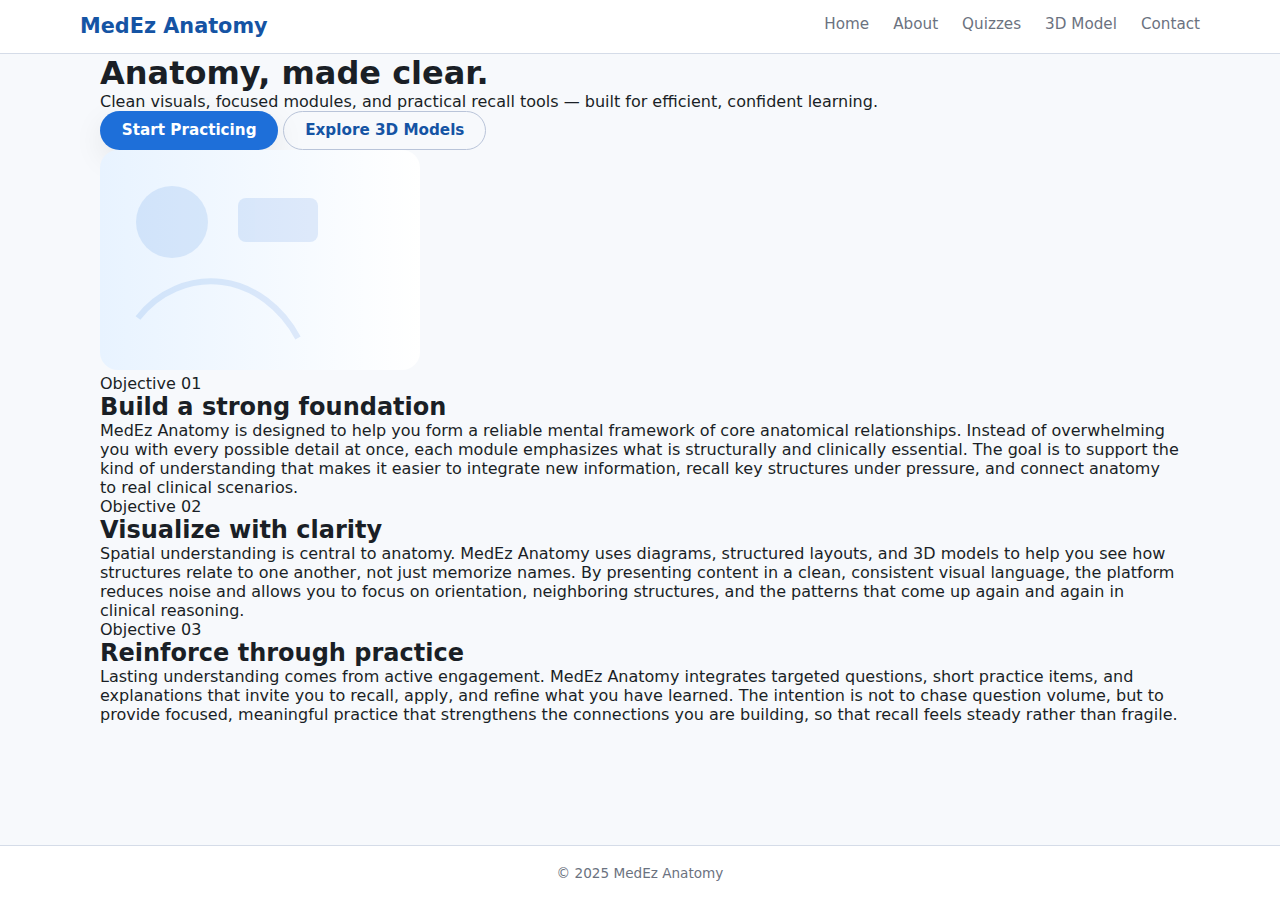
<file: index.html>
<!doctype html>
<html lang="en">
<head>
  <meta charset="utf-8" />
  <meta name="viewport" content="width=device-width,initial-scale=1" />
  <title>MedEz Anatomy — Home</title>
  <link rel="stylesheet" href="styles.css" />
  <script defer src="script.js"></script>
</head>

<body>
<header class="site-header">
  <div class="container header-inner">
    <a class="logo" href="index.html">
      <span class="logo-box">MedEz</span> Anatomy
    </a>

    <nav class="navbar">
      <a class="nav-link" href="index.html">Home</a>
      <a class="nav-link" href="about.html">About</a>
      <a class="nav-link" href="quizzes.html">Quizzes</a>
      <a class="nav-link" href="model3d.html">3D Model</a>
      <a class="nav-link" href="contact.html">Contact</a>
    </nav>
  </div>
</header>

<main>

  <!-- HERO -->
  <section class="hero-section">
    <div class="container hero-grid">
      <div class="hero-content">
        <h1 class="hero-title">Anatomy, made clear.</h1>
        <p class="hero-subtitle">
          Clean visuals, focused modules, and practical recall tools — built for efficient, confident learning.
        </p>

        <div class="hero-buttons">
          <a href="quizzes.html" class="btn btn-primary" data-ripple>Start Practicing</a>
          <a href="model3d.html" class="btn btn-outline" data-ripple>Explore 3D Models</a>
        </div>
      </div>

      <div class="hero-visual">
        <div class="visual-card">
          <svg viewBox="0 0 320 220" width="320" height="220">
            <defs>
              <linearGradient id="gA" x1="0" x2="1">
                <stop offset="0" stop-color="#e8f3ff"/>
                <stop offset="1" stop-color="#ffffff"/>
              </linearGradient>
            </defs>
            <rect width="320" height="220" rx="18" fill="url(#gA)"/>
            <g transform="translate(28,28)" fill="#1e6fd9" opacity="0.12">
              <circle cx="44" cy="44" r="36"/>
              <rect x="110" y="20" width="80" height="44" rx="8"/>
              <path d="M10 140c20-26 52-40 84-36 32 4 60 26 76 56"
                stroke="#1e6fd9" stroke-width="6" fill="none"/>
            </g>
          </svg>
        </div>
      </div>
    </div>
  </section>

  <!-- OBJECTIVE 01 -->
  <section class="objective-section">
    <div class="container">
      <div class="card objective-inner">
        <div class="objective-layout">
          <div class="objective-text">
            <p class="objective-label">Objective 01</p>
            <h2 class="objective-heading">Build a strong foundation</h2>
          </div>
          <div class="objective-description">
            <p class="muted">
              MedEz Anatomy is designed to help you form a reliable mental framework of core anatomical relationships.
              Instead of overwhelming you with every possible detail at once, each module emphasizes what is structurally
              and clinically essential. The goal is to support the kind of understanding that makes it easier to integrate
              new information, recall key structures under pressure, and connect anatomy to real clinical scenarios.
            </p>
          </div>
        </div>
      </div>
    </div>
  </section>

  <!-- OBJECTIVE 02 (tinted background, flipped layout) -->
  <section class="objective-section objective-section-alt">
    <div class="container">
      <div class="card objective-inner">
        <div class="objective-layout objective-layout-reverse">
          <div class="objective-text">
            <p class="objective-label">Objective 02</p>
            <h2 class="objective-heading">Visualize with clarity</h2>
          </div>
          <div class="objective-description">
            <p class="muted">
              Spatial understanding is central to anatomy. MedEz Anatomy uses diagrams, structured layouts, and 3D models
              to help you see how structures relate to one another, not just memorize names. By presenting content in a
              clean, consistent visual language, the platform reduces noise and allows you to focus on orientation,
              neighboring structures, and the patterns that come up again and again in clinical reasoning.
            </p>
          </div>
        </div>
      </div>
    </div>
  </section>

  <!-- OBJECTIVE 03 -->
  <section class="objective-section">
    <div class="container">
      <div class="card objective-inner">
        <div class="objective-layout">
          <div class="objective-text">
            <p class="objective-label">Objective 03</p>
            <h2 class="objective-heading">Reinforce through practice</h2>
          </div>
          <div class="objective-description">
            <p class="muted">
              Lasting understanding comes from active engagement. MedEz Anatomy integrates targeted questions, short
              practice items, and explanations that invite you to recall, apply, and refine what you have learned. The
              intention is not to chase question volume, but to provide focused, meaningful practice that strengthens the
              connections you are building, so that recall feels steady rather than fragile.
            </p>
          </div>
        </div>
      </div>
    </div>
  </section>

</main>

<footer class="site-footer">
  <div class="container">
    © 2025 MedEz Anatomy
  </div>
</footer>

</body>
</html>
</file>
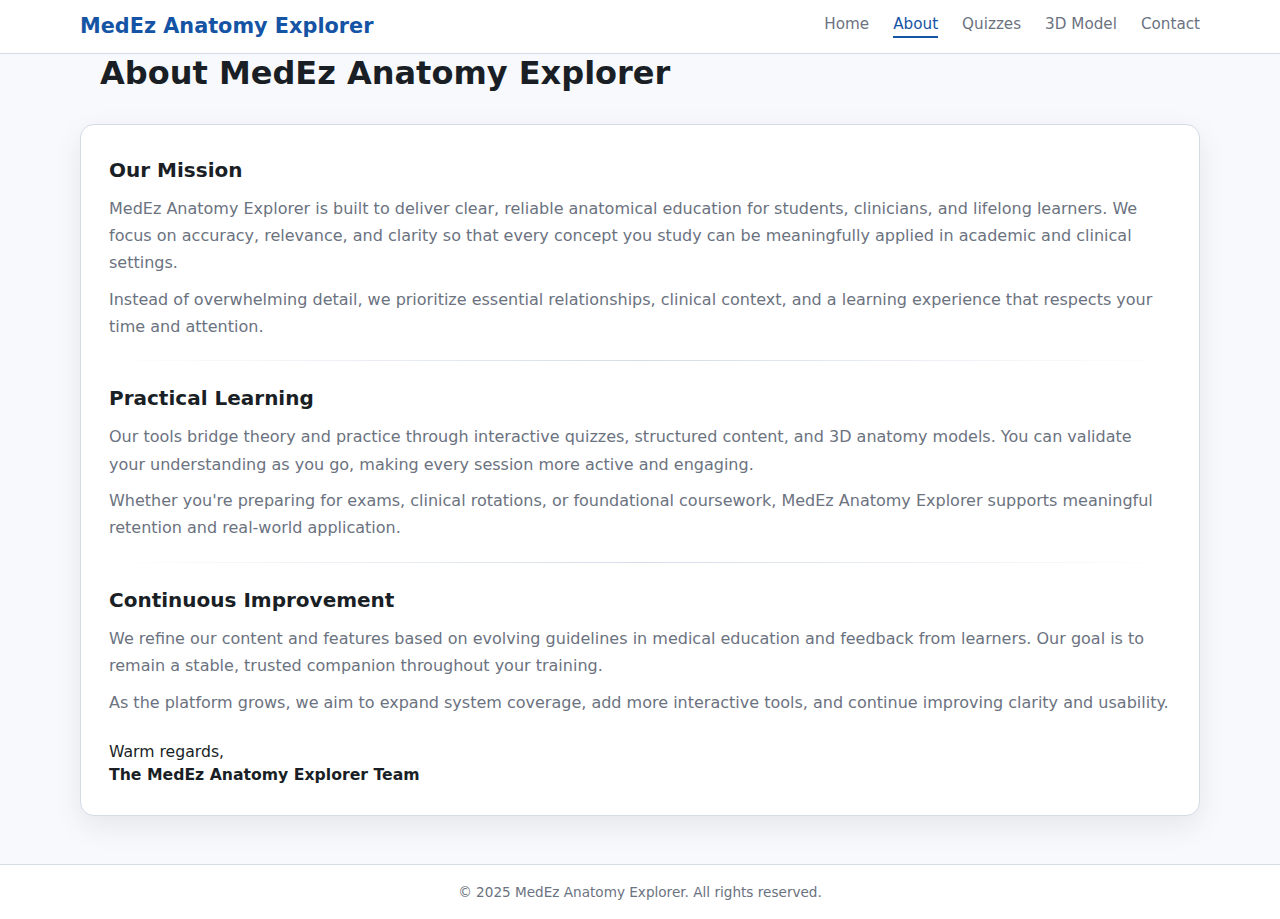
<file: about.html>
<!DOCTYPE html>
<html lang="en">
<head>
  <meta charset="UTF-8" />
  <meta name="viewport" content="width=device-width, initial-scale=1" />
  <title>About | MedEz Anatomy Explorer</title>
  <link rel="stylesheet" href="styles.css" />
  <script defer src="script.js"></script>
</head>
<body>
  <header class="site-header">
    <div class="container header-inner">
      <a href="index.html" class="logo">MedEz Anatomy Explorer</a>
      <nav class="navbar">
        <a href="index.html">Home</a>
        <a href="about.html" class="active">About</a>
        <a href="quizzes.html" class="js-trigger-quizzes">Quizzes</a>
        <a href="model3d.html">3D Model</a>
        <a href="contact.html">Contact</a>
      </nav>
    </div>
  </header>

  <main>
    <section class="page-hero">
      <div class="container">
        <h1>About MedEz Anatomy Explorer</h1>
      </div>
    </section>

    <section class="container about-layout">
      <article class="about-content">
        <section class="about-section">
          <h2>Our Mission</h2>
          <p>
            MedEz Anatomy Explorer is built to deliver clear, reliable anatomical education for students,
            clinicians, and lifelong learners. We focus on accuracy, relevance, and clarity so that every concept
            you study can be meaningfully applied in academic and clinical settings.
          </p>
          <p>
            Instead of overwhelming detail, we prioritize essential relationships, clinical context, and a learning
            experience that respects your time and attention.
          </p>
        </section>

        <div class="divider"></div>

        <section class="about-section">
          <h2>Practical Learning</h2>
          <p>
            Our tools bridge theory and practice through interactive quizzes, structured content, and 3D anatomy
            models. You can validate your understanding as you go, making every session more active and engaging.
          </p>
          <p>
            Whether you're preparing for exams, clinical rotations, or foundational coursework, MedEz Anatomy Explorer
            supports meaningful retention and real‑world application.
          </p>
        </section>

        <div class="divider"></div>

        <section class="about-section">
          <h2>Continuous Improvement</h2>
          <p>
            We refine our content and features based on evolving guidelines in medical education and feedback from
            learners. Our goal is to remain a stable, trusted companion throughout your training.
          </p>
          <p>
            As the platform grows, we aim to expand system coverage, add more interactive tools, and continue improving
            clarity and usability.
          </p>
        </section>

        <p class="signature">
          Warm regards,<br />
          <strong>The MedEz Anatomy Explorer Team</strong>
        </p>
      </article>
    </section>
  </main>

  <footer class="site-footer">
    <div class="container">
      <p>&copy; 2025 MedEz Anatomy Explorer. All rights reserved.</p>
    </div>
  </footer>
</body>
</html>
</file>
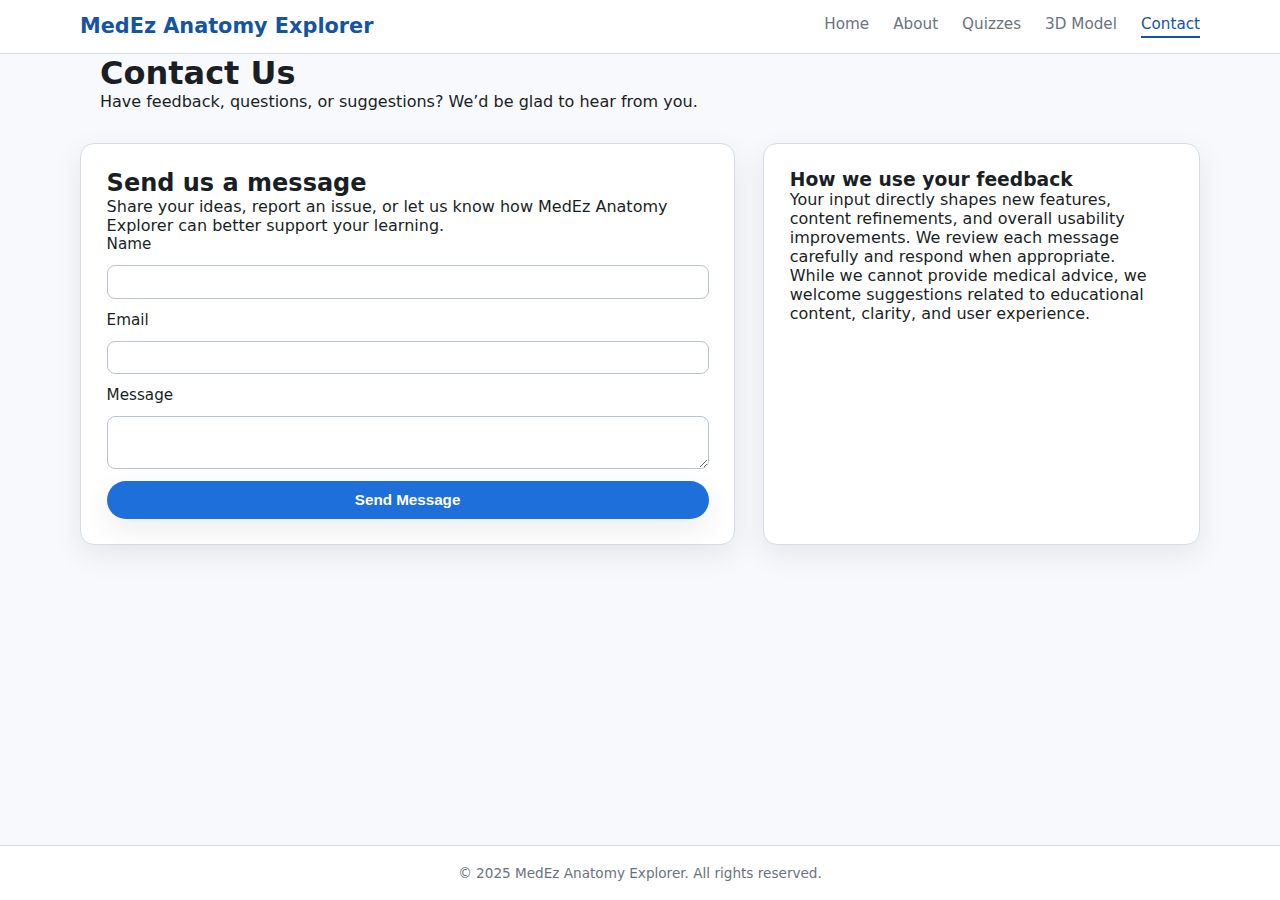
<file: contact.html>
<!DOCTYPE html>
<html lang="en">
<head>
  <meta charset="UTF-8" />
  <meta name="viewport" content="width=device-width, initial-scale=1" />
  <title>Contact | MedEz Anatomy Explorer</title>
  <link rel="stylesheet" href="styles.css" />
  <script defer src="script.js"></script>
</head>
<body>
  <header class="site-header">
    <div class="container header-inner">
      <a href="index.html" class="logo">MedEz Anatomy Explorer</a>
      <nav class="navbar">
        <a href="index.html">Home</a>
        <a href="about.html">About</a>
        <a href="quizzes.html" class="js-trigger-quizzes">Quizzes</a>
        <a href="model3d.html">3D Model</a>
        <a href="contact.html" class="active">Contact</a>
      </nav>
    </div>
  </header>

  <main>
    <section class="page-hero">
      <div class="container">
        <h1>Contact Us</h1>
        <p>
          Have feedback, questions, or suggestions? We’d be glad to hear from you.
        </p>
      </div>
    </section>

    <section class="container contact-layout">
      <div class="contact-panel">
        <h2>Send us a message</h2>
        <p>
          Share your ideas, report an issue, or let us know how MedEz Anatomy Explorer can better support your learning.
        </p>

        <form id="contact-form" novalidate>
          <label for="name">Name</label>
          <input id="name" name="name" type="text" required />

          <label for="email">Email</label>
          <input id="email" name="email" type="email" required />

          <label for="message">Message</label>
          <textarea id="message" name="message" required></textarea>

          <button type="submit" class="btn btn-primary">Send Message</button>
        </form>

        <div id="contact-response" class="contact-response" aria-live="polite"></div>
      </div>

      <aside class="contact-aside">
        <h3>How we use your feedback</h3>
        <p>
          Your input directly shapes new features, content refinements, and overall usability improvements. We review
          each message carefully and respond when appropriate.
        </p>
        <p>
          While we cannot provide medical advice, we welcome suggestions related to educational content, clarity, and
          user experience.
        </p>
      </aside>
    </section>
  </main>

  <footer class="site-footer">
    <div class="container">
      <p>&copy; 2025 MedEz Anatomy Explorer. All rights reserved.</p>
    </div>
  </footer>
</body>
</html>
</file>
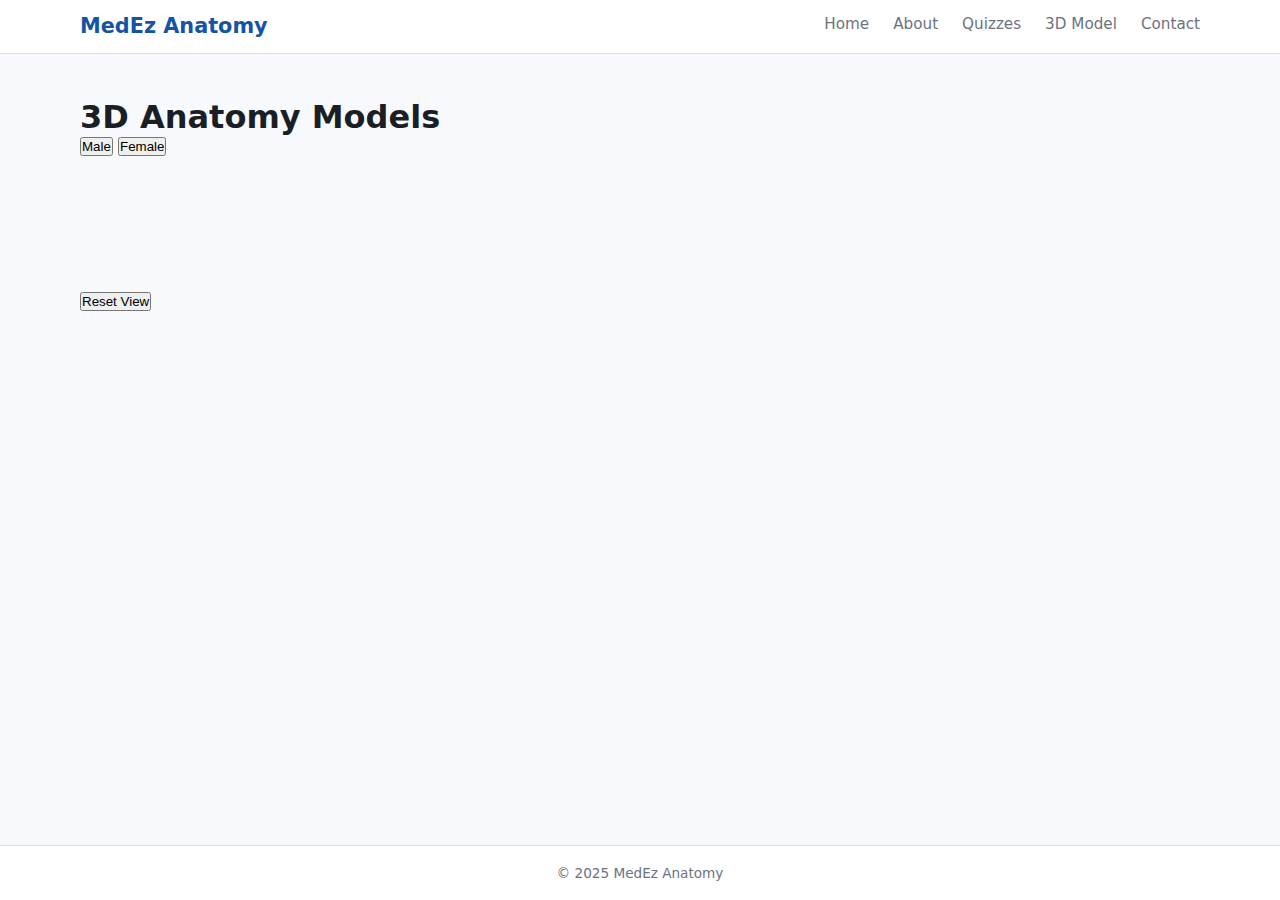
<file: model3d.html>
<!doctype html>
<html lang="en">
<head>
  <meta charset="utf-8" />
  <meta name="viewport" content="width=device-width,initial-scale=1" />
  <title>3D Model — MedEz Anatomy</title>
  <link rel="stylesheet" href="styles.css" />
  <script defer src="script.js"></script>
</head>

<body>
<header class="site-header">
  <div class="container header-inner">
    <a class="logo" href="index.html">
      <span class="logo-box">MedEz</span> Anatomy
    </a>

    <nav class="navbar">
      <a class="nav-link" href="index.html">Home</a>
      <a class="nav-link" href="about.html">About</a>
      <a class="nav-link" href="quizzes.html">Quizzes</a>
      <a class="nav-link" href="model3d.html">3D Model</a>
      <a class="nav-link" href="contact.html">Contact</a>
    </nav>
  </div>
</header>

<main>

  <section class="container" style="padding:2.75rem 0;">
    <h1 class="section-title">3D Anatomy Models</h1>

    <!-- SEGMENTED TOGGLE -->
    <div class="model-toggle card">
      <div class="toggle-group">
        <button class="toggle-btn active" data-model="male">Male</button>
        <button class="toggle-btn" data-model="female">Female</button>
      </div>
    </div>

    <!-- EMBED WINDOW -->
      <div class="model-embed card">
        <button id="resetViewBtn" class="reset-btn">Reset View</button>
      
        <iframe 
          id="modelFrame"
          src="https://sketchfab.com/models/7w7pAfr2F/embed"
          frameborder="0"
          allowfullscreen
          loading="lazy">
        </iframe>
      </div>

  </section>

</main>

<footer class="site-footer">
  <div class="container">
    © 2025 MedEz Anatomy
  </div>
</footer>

</body>
</html>
</file>
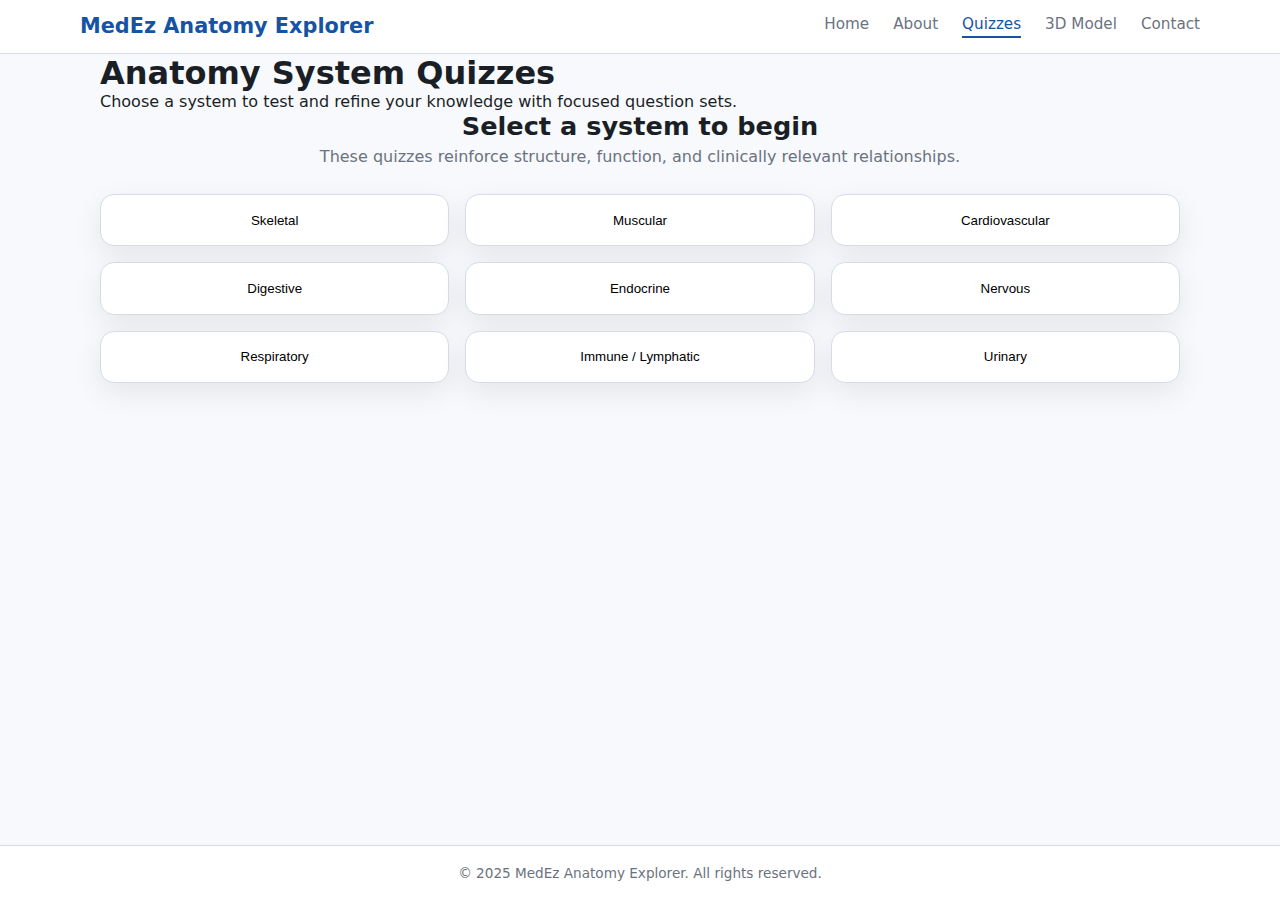
<file: quizzes.html>
<!doctype html>
<html lang="en">
<head>
  <meta charset="utf-8" />
  <meta name="viewport" content="width=device-width,initial-scale=1" />
  <title>Quizzes | MedEz Anatomy Explorer</title>
  <link rel="stylesheet" href="styles.css" />
  <script defer src="script.js"></script>
</head>
<body>
  <header class="site-header">
    <div class="container header-inner">
      <a href="index.html" class="logo">MedEz Anatomy Explorer</a>
      <nav class="navbar">
        <a href="index.html">Home</a>
        <a href="about.html">About</a>
        <a href="quizzes.html" class="active js-trigger-quizzes">Quizzes</a>
        <a href="model3d.html">3D Model</a>
        <a href="contact.html">Contact</a>
      </nav>
    </div>
  </header>

  <main>
    <section class="page-hero">
      <div class="container">
        <h1 class="h1">Anatomy System Quizzes</h1>
        <p class="lead">Choose a system to test and refine your knowledge with focused question sets.</p>
      </div>
    </section>

    <section class="container quizzes-layout">
      <header class="section-header">
        <h2 class="h2">Select a system to begin</h2>
        <p class="lead">These quizzes reinforce structure, function, and clinically relevant relationships.</p>
      </header>

      <div class="systems-grid grid">
        <button class="card system-card" data-system="skeletal">Skeletal</button>
        <button class="card system-card" data-system="muscular">Muscular</button>
        <button class="card system-card" data-system="cardiovascular">Cardiovascular</button>
        <button class="card system-card" data-system="digestive">Digestive</button>
        <button class="card system-card" data-system="endocrine">Endocrine</button>
        <button class="card system-card" data-system="nervous">Nervous</button>
        <button class="card system-card" data-system="respiratory">Respiratory</button>
        <button class="card system-card" data-system="immune">Immune / Lymphatic</button>
        <button class="card system-card" data-system="urinary">Urinary</button>
      </div>
    </section>
  </main>

  <footer class="site-footer">
    <div class="container">
      <p>&copy; 2025 MedEz Anatomy Explorer. All rights reserved.</p>
    </div>
  </footer>

  <!-- Coming Soon Modal (shared) -->
  <div id="coming-soon-modal" class="cs-modal" role="dialog" aria-modal="true" aria-labelledby="cs-title" aria-hidden="true">
    <div class="cs-backdrop"></div>
    <div class="cs-panel" role="document" aria-labelledby="cs-title">
      <header class="cs-header">
        <h2 id="cs-title">Coming Soon</h2>
      </header>
      <div class="cs-body">
        <p>We're building this feature. It will be available soon.</p>
        <p style="margin-top:.6rem; color:var(--muted); font-size:.95rem;">
          For now, please explore other sections of the site.
        </p>
      </div>

      <footer class="cs-footer">
        <button id="cs-ok" class="btn btn-outline" type="button">OK</button>
        <button id="cs-home" class="btn btn-primary" type="button">Go Home</button>
      </footer>
    </div>
  </div>
</body>
</html>
</file>
<file: styles.css>
/* ====================================
   Base & Light Theme Variables
==================================== */
*,
*::before,
*::after {
  box-sizing: border-box;
  margin: 0;
  padding: 0;
}

:root {
  --bg: #f7f9fc;
  --surface: #ffffff;
  --border: #d5dce8;
  --border-strong: #b9c4d9;

  --text-main: #1a1f26;
  --text-muted: #6b7280;

  --primary: #1e6fd9;
  --primary-strong: #1554a4;
  --primary-soft: #e7f1ff;

  --success: #15803d;
  --error: #c53030;

  --radius-card: 14px;
  --radius-pill: 999px;

  --shadow-soft: 0 10px 30px rgba(0, 0, 0, 0.08);
}

html, body {
  height: 100%;
}

body {
  font-family: system-ui, -apple-system, BlinkMacSystemFont, "Segoe UI", Roboto, "Helvetica Neue", Arial, sans-serif;
  background-color: var(--bg);
  color: var(--text-main);
  min-height: 100vh;
  display: flex;
  flex-direction: column;
  -webkit-font-smoothing: antialiased;
  -moz-osx-font-smoothing: grayscale;
}

main {
  flex: 1;
}

.container {
  max-width: 1120px;
  margin: 0 auto;
  padding: 0 1.25rem;
}

/* ====================================
   Header & Navigation
==================================== */
.site-header {
  background-color: var(--surface);
  border-bottom: 1px solid var(--border);
  position: sticky;
  top: 0;
  z-index: 20;
}

.header-inner {
  display: flex;
  align-items: center;
  justify-content: space-between;
  padding: 0.9rem 0;
}

.logo {
  font-weight: 700;
  font-size: 1.3rem;
  color: var(--primary-strong);
  text-decoration: none;
}

.navbar {
  display: flex;
  align-items: center;
  gap: 1.5rem;
}

.navbar a {
  font-size: 0.95rem;
  font-weight: 500;
  text-decoration: none;
  color: var(--text-muted);
  padding-bottom: 0.2rem;
  border-bottom: 2px solid transparent;
  transition: color 0.2s ease, border-color 0.2s ease;
}

.navbar a:hover,
.navbar a.active {
  color: var(--primary-strong);
  border-bottom-color: var(--primary-strong);
}

/* ====================================
   Hero Section
==================================== */
.hero {
  background: radial-gradient(circle at top left, #e4f0ff 0, #f7f9fc 60%, #f7f9fc 100%);
  padding: 3.5rem 0 3rem;
}

.hero-inner {
  display: grid;
  grid-template-columns: minmax(0, 3fr) minmax(0, 2.5fr);
  gap: 2rem;
  align-items: center;
}

.hero-copy h1 {
  font-size: clamp(2.2rem, 3vw, 2.8rem);
  margin-bottom: 1rem;
  line-height: 1.05;
}

.hero-copy p {
  font-size: 1rem;
  color: var(--text-muted);
  max-width: 32rem;
  margin-bottom: 1.5rem;
}

.hero-actions {
  display: flex;
  gap: 0.75rem;
  flex-wrap: wrap;
}

/* Buttons */
.btn {
  display: inline-flex;
  align-items: center;
  justify-content: center;
  border-radius: var(--radius-pill);
  padding: 0.6rem 1.3rem;
  font-size: 0.95rem;
  font-weight: 600;
  cursor: pointer;
  border: 1px solid transparent;
  text-decoration: none;
  transition: 0.15s ease;
}

.btn-primary {
  background-color: var(--primary);
  color: #ffffff;
  box-shadow: var(--shadow-soft);
}

.btn-primary:hover {
  background-color: var(--primary-strong);
  transform: translateY(-1px);
}

.btn-outline {
  background-color: transparent;
  color: var(--primary-strong);
  border-color: var(--border-strong);
}

.btn-outline:hover {
  background-color: var(--primary-soft);
  color: var(--primary-strong);
  border-color: var(--primary-strong);
}

/* Hero Illustration */
.hero-illustration {
  position: relative;
  min-height: 220px;
}

.organ-line {
  position: absolute;
  border-radius: 999px;
  border: 1.5px solid rgba(30, 111, 217, 0.4);
  box-shadow: 0 12px 30px rgba(30, 111, 217, 0.15);
}

.heart-outline {
  width: 150px;
  height: 200px;
  top: 20px;
  right: 40px;
  border-radius: 90px 90px 70px 70px;
  border-top-left-radius: 110px;
  border-top-right-radius: 110px;
  border-bottom-right-radius: 80px;
}

.brain-outline {
  width: 160px;
  height: 110px;
  bottom: 20px;
  left: 20px;
  border-radius: 80px;
}

/* ====================================
   Learning Highlights Section
==================================== */
.learning-highlights {
  padding: 2.5rem 0 3rem;
}

.highlights-grid {
  display: grid;
  grid-template-columns: repeat(3, minmax(0, 1fr));
  gap: 1.25rem;
}

.highlight-card {
  background-color: var(--surface);
  border-radius: var(--radius-card);
  border: 1px solid var(--border);
  padding: 1.4rem;
  box-shadow: var(--shadow-soft);
  transition: 0.15s ease;
}

.highlight-card:hover {
  transform: translateY(-2px);
  border-color: var(--primary);
  box-shadow: 0 18px 40px rgba(0, 0, 0, 0.18);
}

.highlight-card h3 {
  margin-bottom: 0.5rem;
  font-size: 1.15rem;
}

.highlight-card p {
  color: var(--text-muted);
  line-height: 1.55;
}

/* ====================================
   About Page Styles
==================================== */
.about-layout {
  padding: 2rem 0 3rem;
  display: grid;
  grid-template-columns: 1fr;
  gap: 1.25rem;
}

.about-content {
  background-color: var(--surface);
  border-radius: var(--radius-card);
  border: 1px solid var(--border);
  box-shadow: var(--shadow-soft);
  padding: 1.75rem;
  line-height: 1.7;
}

.about-section + .about-section {
  margin-top: 1.25rem;
  padding-top: 1.25rem;
  border-top: 1px solid var(--border);
}

.about-section h2 {
  font-size: 1.25rem;
  margin-bottom: 0.5rem;
  color: var(--text-main);
}

.about-section p {
  color: var(--text-muted);
  margin-bottom: 0.6rem;
}

.divider {
  height: 1px;
  background: linear-gradient(90deg, transparent, var(--border), transparent);
  margin: 1.25rem 0;
  border-radius: 2px;
}

.signature {
  margin-top: 1.5rem;
  color: var(--text-main);
  font-size: 0.98rem;
  line-height: 1.5;
}

/* ====================================
   Feature Grid
==================================== */
.feature-section {
  padding: 2.5rem 0 3rem;
}

.section-header {
  text-align: center;
  margin-bottom: 1.75rem;
}

.section-header h2 {
  font-size: 1.6rem;
  margin-bottom: 0.4rem;
}

.section-header p {
  color: var(--text-muted);
}

.feature-grid {
  display: grid;
  grid-template-columns: repeat(4, minmax(0, 1fr));
  gap: 1.25rem;
}

.feature-card {
  background-color: var(--surface);
  border-radius: var(--radius-card);
  border: 1px solid var(--border);
  padding: 1rem;
  text-decoration: none;
  color: inherit;
  box-shadow: var(--shadow-soft);
  transition: 0.15s ease;
}

.feature-card:hover {
  transform: translateY(-2px);
  border-color: var(--primary);
  box-shadow: 0 18px 40px rgba(0, 0, 0, 0.18);
}

.feature-icon {
  width: 40px;
  height: 40px;
  border-radius: 12px;
  background-color: var(--primary-soft);
  display: flex;
  align-items: center;
  justify-content: center;
  font-size: 1.4rem;
  margin-bottom: 0.5rem;
}

/* ====================================
   Contact Page
==================================== */
.contact-layout {
  display: grid;
  grid-template-columns: minmax(0, 3fr) minmax(0, 2fr);
  gap: 1.75rem;
  padding: 2rem 0 3rem;
}

.contact-panel,
.contact-aside {
  background-color: var(--surface);
  border-radius: var(--radius-card);
  border: 1px solid var(--border);
  box-shadow: var(--shadow-soft);
  padding: 1.6rem;
}

#contact-form {
  display: flex;
  flex-direction: column;
  gap: 0.75rem;
}

#contact-form label {
  font-size: 0.95rem;
  color: var(--text-main);
}

#contact-form input,
#contact-form textarea {
  border-radius: 8px;
  border: 1px solid var(--border-strong);
  padding: 0.45rem 0.6rem;
  font-size: 0.95rem;
  background-color: #ffffff;
}

#contact-response.success {
  color: var(--success);
}

#contact-response.error {
  color: var(--error);
}

/* ====================================
   Quizzes Page
==================================== */
.systems-grid {
  margin-top: 1.5rem;
  display: grid;
  grid-template-columns: repeat(3, minmax(0, 1fr));
  gap: 1rem;
}

.system-card {
  background-color: var(--surface);
  border-radius: var(--radius-card);
  border: 1px solid var(--border);
  padding: 1.1rem;
  cursor: pointer;
  box-shadow: var(--shadow-soft);
  transition: 0.15s ease;
}

.system-card:hover {
  transform: translateY(-2px);
  border-color: var(--primary);
}

/* ====================================
   3D Model Page
==================================== */
.model-layout {
  display: grid;
  grid-template-columns: minmax(0, 1.2fr) minmax(0, 2.2fr);
  gap: 1.5rem;
  padding: 2rem 0 3rem;
}

.model-sidebar,
.model-viewer {
  background-color: var(--surface);
  border-radius: var(--radius-card);
  border: 1px solid var(--border);
  box-shadow: var(--shadow-soft);
  padding: 1.4rem;
}

.model-card {
  width: 100%;
  border-radius: 10px;
  border: 1px solid var(--border);
  padding: 0.9rem;
  cursor: pointer;
  background-color: #f9fafb;
  transition: 0.15s ease;
}

.model-card:hover {
  border-color: var(--primary);
  background-color: var(--primary-soft);
}

#biodigital-frame {
  width: 100%;
  height: 480px;
  border-radius: 12px;
  border: 1px solid var(--border);
  display: none;
  margin-top: 0.75rem;
}

#biodigital-frame.visible {
  display: block;
}

/* ====================================
   Modal: Coming Soon (shared)
==================================== */
.cs-modal {
  position: fixed;
  inset: 0;
  display: none;
  align-items: center;
  justify-content: center;
  z-index: 9999;
  pointer-events: auto;
}

.cs-modal.open {
  display: flex;
}

.cs-backdrop {
  position: absolute;
  inset: 0;
  background: rgba(18, 24, 33, 0.65);
  backdrop-filter: blur(2px);
  pointer-events: auto;
}

.cs-panel {
  position: relative;
  background: var(--surface);
  border-radius: 12px;
  border: 1px solid var(--border);
  box-shadow: 0 30px 60px rgba(10, 20, 40, 0.22);
  padding: 1.25rem;
  width: 100%;
  max-width: 640px;
  margin: 1rem;
  z-index: 2;
  pointer-events: auto;
}

.cs-header h2 {
  margin: 0 0 0.5rem 0;
  font-size: 1.35rem;
  color: var(--text-main);
}

.cs-body p {
  color: var(--text-muted);
  line-height: 1.6;
  margin: 0;
}

.cs-footer {
  display: flex;
  justify-content: flex-end;
  gap: 0.6rem;
  margin-top: 1rem;
}

.cs-footer .btn {
  padding: 0.5rem 0.9rem;
  font-size: 0.95rem;
}

/* Prevent pointer events leaking to page behind modal */
body.modal-open {
  overflow: hidden;
  touch-action: none;
}

/* Heavy blur class for quizzes page background while modal open */
.heavy-blur main,
.heavy-blur .page-hero,
.heavy-blur .container {
  filter: blur(6px) saturate(0.95);
  transition: filter 180ms ease;
  pointer-events: none;
  user-select: none;
}

/* Slight dim overlay behind modal on quizzes page */
.heavy-blur::before {
  content: "";
  position: fixed;
  inset: 0;
  background: rgba(0,0,0,0.08);
  z-index: 998;
}

/* ====================================
   Footer
==================================== */
.site-footer {
  border-top: 1px solid var(--border);
  background-color: var(--surface);
  padding: 1.2rem 0;
  font-size: 0.85rem;
  color: var(--text-muted);
  text-align: center;
}

/* ====================================
   Responsive
==================================== */
@media (max-width: 960px) {
  .hero-inner {
    grid-template-columns: 1fr;
  }

  .feature-grid,
  .systems-grid {
    grid-template-columns: repeat(2, 1fr);
  }

  .contact-layout,
  .model-layout {
    grid-template-columns: 1fr;
  }

  .about-layout {
    grid-template-columns: 1fr;
    padding: 1.5rem 0;
  }
}

@media (max-width: 640px) {
  .header-inner {
    flex-direction: column;
    align-items: flex-start;
    gap: 0.5rem;
  }

  .navbar {
    flex-wrap: wrap;
    gap: 0.9rem;
  }

  .feature-grid,
  .systems-grid,
  .highlights-grid {
    grid-template-columns: 1fr;
  }

  .about-content {
    padding: 1.25rem;
  }
}
</file>
